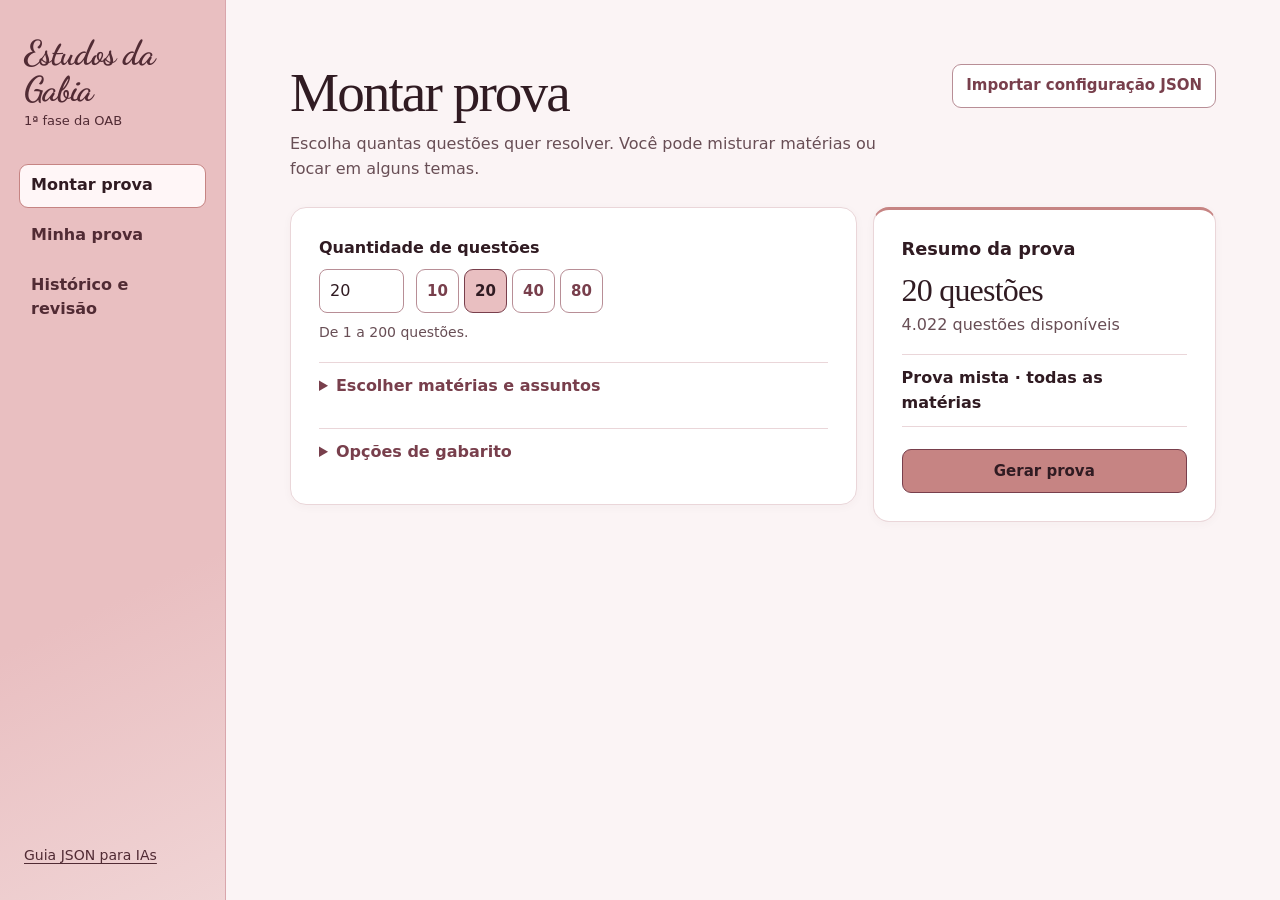
<file: docs/index.html>
<!doctype html>
<html lang="pt-BR">
<head>
  <meta charset="utf-8">
  <meta name="viewport" content="width=device-width, initial-scale=1">
  <meta name="robots" content="noindex, nofollow">
  <meta name="theme-color" content="#E9BFC1">
  <title>Estudos da Gabia</title>
  <link rel="stylesheet" href="./style.css?v=5">
  <script defer src="./banco.js"></script>
  <script defer src="./motor.js?v=5"></script>
  <script defer src="./app.js?v=5"></script>
</head>
<body>
  <div class="layout">
    <aside class="sidebar">
      <div class="brand">
        <span class="brand-name">Estudos da Gabia</span>
        <small>1ª fase da OAB</small>
      </div>
      <nav aria-label="Seções">
        <button type="button" data-tab="build" aria-current="page">Montar prova</button>
        <button type="button" data-tab="quiz">Minha prova</button>
        <button type="button" data-tab="history">Histórico e revisão</button>
      </nav>
      <a class="guide-link" href="./guia-json.html">Guia JSON para IAs</a>
    </aside>
    <div class="workspace">
      <div id="notice" class="notice" role="status" hidden></div>
      <main id="main">
        <header class="page-header"><h1>Montar prova</h1></header>
        <p class="muted">Carregando as questões…</p>
        <noscript><p>Ative o JavaScript do navegador para usar o simulador.</p></noscript>
      </main>
    </div>
    <input id="config-file" type="file" accept=".json,application/json" hidden>
  </div>
  <dialog id="confirmacao" aria-labelledby="confirmacao-titulo" aria-describedby="confirmacao-texto">
    <form method="dialog">
      <h2 id="confirmacao-titulo"></h2>
      <p id="confirmacao-texto">As respostas já confirmadas ficam no histórico.</p>
      <div class="actions">
        <button type="submit" class="button" value="cancelar" autofocus>Cancelar</button>
        <button type="submit" class="button primary" value="confirmar" id="confirmacao-acao"></button>
      </div>
    </form>
  </dialog>
  <div id="printout"></div>
</body>
</html>
</file>
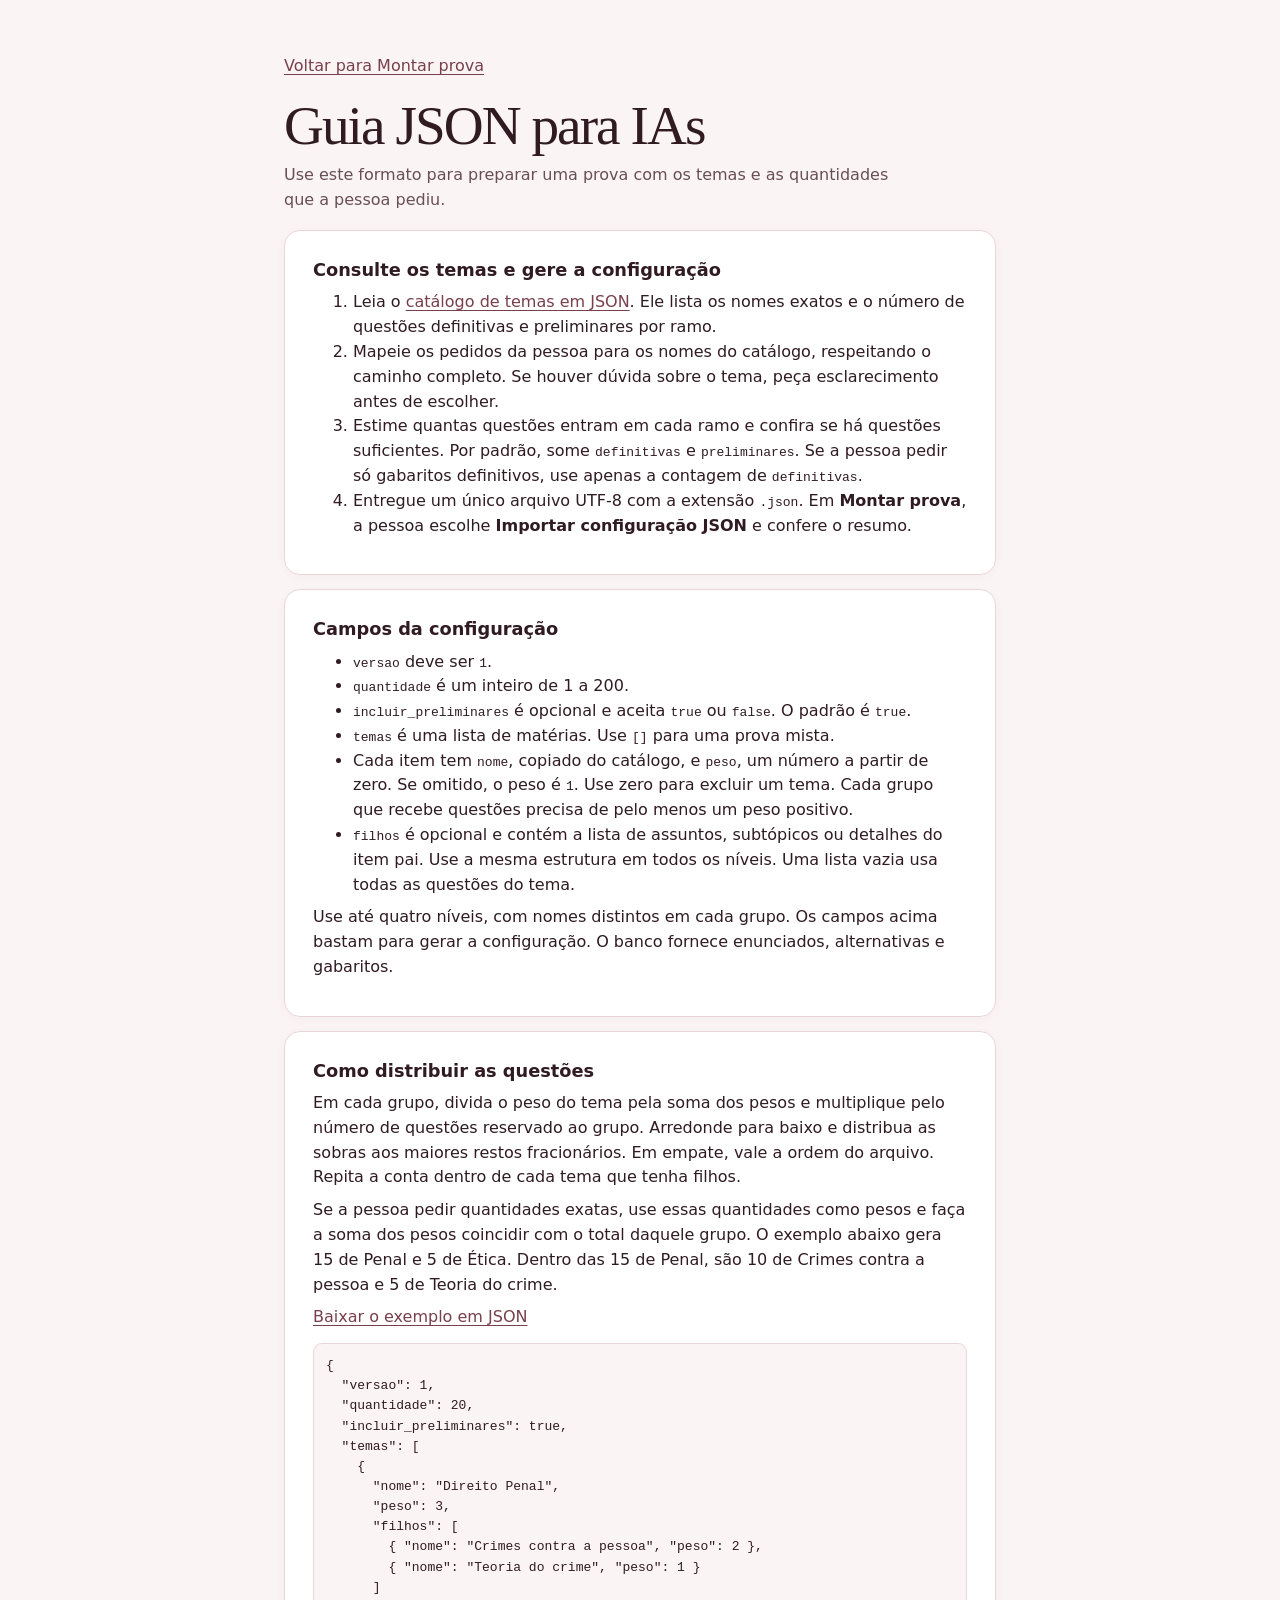
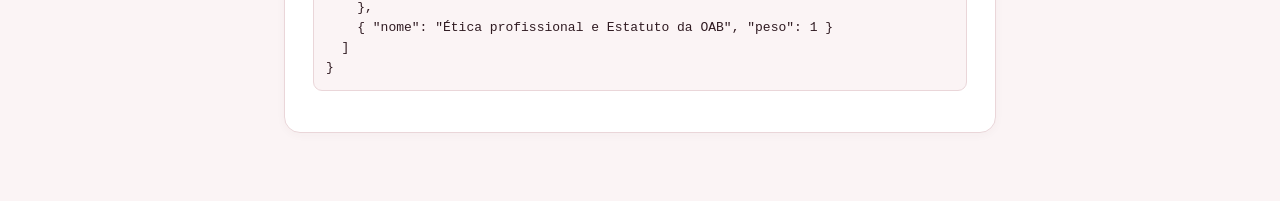
<file: docs/guia-json.html>
<!doctype html>
<html lang="pt-BR">
<head>
  <meta charset="utf-8">
  <meta name="viewport" content="width=device-width, initial-scale=1">
  <meta name="robots" content="noindex, nofollow">
  <title>Guia JSON para IAs | Estudos da Gabia</title>
  <link rel="stylesheet" href="./style.css?v=5">
</head>
<body>
  <main class="guide">
    <a href="./index.html">Voltar para Montar prova</a>
    <header>
      <h1>Guia JSON para IAs</h1>
      <p class="description">Use este formato para preparar uma prova com os temas e as quantidades que a pessoa pediu.</p>
    </header>
    <section class="card">
      <h2>Consulte os temas e gere a configuração</h2>
      <ol>
        <li>Leia o <a href="./temas.json">catálogo de temas em JSON</a>. Ele lista os nomes exatos e o número de questões definitivas e preliminares por ramo.</li>
        <li>Mapeie os pedidos da pessoa para os nomes do catálogo, respeitando o caminho completo. Se houver dúvida sobre o tema, peça esclarecimento antes de escolher.</li>
        <li>Estime quantas questões entram em cada ramo e confira se há questões suficientes. Por padrão, some <code>definitivas</code> e <code>preliminares</code>. Se a pessoa pedir só gabaritos definitivos, use apenas a contagem de <code>definitivas</code>.</li>
        <li>Entregue um único arquivo UTF-8 com a extensão <code>.json</code>. Em <strong>Montar prova</strong>, a pessoa escolhe <strong>Importar configuração JSON</strong> e confere o resumo.</li>
      </ol>
    </section>
    <section class="card">
      <h2>Campos da configuração</h2>
      <ul>
        <li><code>versao</code> deve ser <code>1</code>.</li>
        <li><code>quantidade</code> é um inteiro de 1 a 200.</li>
        <li><code>incluir_preliminares</code> é opcional e aceita <code>true</code> ou <code>false</code>. O padrão é <code>true</code>.</li>
        <li><code>temas</code> é uma lista de matérias. Use <code>[]</code> para uma prova mista.</li>
        <li>Cada item tem <code>nome</code>, copiado do catálogo, e <code>peso</code>, um número a partir de zero. Se omitido, o peso é <code>1</code>. Use zero para excluir um tema. Cada grupo que recebe questões precisa de pelo menos um peso positivo.</li>
        <li><code>filhos</code> é opcional e contém a lista de assuntos, subtópicos ou detalhes do item pai. Use a mesma estrutura em todos os níveis. Uma lista vazia usa todas as questões do tema.</li>
      </ul>
      <p>Use até quatro níveis, com nomes distintos em cada grupo. Os campos acima bastam para gerar a configuração. O banco fornece enunciados, alternativas e gabaritos.</p>
    </section>
    <section class="card">
      <h2>Como distribuir as questões</h2>
      <p>Em cada grupo, divida o peso do tema pela soma dos pesos e multiplique pelo número de questões reservado ao grupo. Arredonde para baixo e distribua as sobras aos maiores restos fracionários. Em empate, vale a ordem do arquivo. Repita a conta dentro de cada tema que tenha filhos.</p>
      <p>Se a pessoa pedir quantidades exatas, use essas quantidades como pesos e faça a soma dos pesos coincidir com o total daquele grupo. O exemplo abaixo gera 15 de Penal e 5 de Ética. Dentro das 15 de Penal, são 10 de Crimes contra a pessoa e 5 de Teoria do crime.</p>
      <p><a href="./exemplo-prova.json" download>Baixar o exemplo em JSON</a></p>
      <pre><code>{
  "versao": 1,
  "quantidade": 20,
  "incluir_preliminares": true,
  "temas": [
    {
      "nome": "Direito Penal",
      "peso": 3,
      "filhos": [
        { "nome": "Crimes contra a pessoa", "peso": 2 },
        { "nome": "Teoria do crime", "peso": 1 }
      ]
    },
    { "nome": "Ética profissional e Estatuto da OAB", "peso": 1 }
  ]
}</code></pre>
    </section>
  </main>
</body>
</html>
</file>
<file: docs/style.css>
@font-face {
    font-family: "Dancing Script";
    src: url("./dancing-script-700.woff2") format("woff2");
    font-style: normal;
    font-weight: 700;
    font-display: swap;
}

:root {
    color-scheme: light;
    --pink: #E9BFC1;
    --rose: #C68483;
    --ink: #301b22;
    --muted: #684e55;
    --accent: #783f4c;
    --accent-dark: #512b34;
    --pale: #fae9eb;
    --surface: #fbf4f5;
    --line: #ead6d9;
    --white: #fff;
    --field-border: #b88e96;
    --danger: #842d39;
    --danger-bg: #fce8e9;
    --success: #245139;
    --success-bg: #e5f1e8;
    --script: "Dancing Script", "Segoe Script", "Apple Chancery", cursive;
    --radius: 16px;
    font: 100%/1.55 system-ui, sans-serif;
}

* { box-sizing: border-box; }
[hidden] { display: none !important; }
body { margin: 0; background: var(--surface); color: var(--ink); }
button, input, select { font: inherit; }
button, summary, label:has(input:is([type=checkbox], [type=radio])) { cursor: pointer; }
button:disabled { cursor: default; }
a { color: var(--accent); text-underline-offset: .18em; }
:focus-visible { outline: 3px solid var(--accent); outline-offset: 3px; }
[tabindex="-1"]:focus { outline: none; }
h1, h2, p, ul { margin: 0; }
h2 { font-size: 1.11rem; line-height: 1.3; }
h1 {
    font: clamp(2.35rem, 5vw, 3.45rem)/1.05 Georgia, serif;
    letter-spacing: -.035em;
    text-wrap: balance;
}
.muted, .description, .hint, .topic-count { color: var(--muted); }
.hint, .topic-count { font-size: .875rem; }
.sr-only {
    position: absolute;
    width: 1px;
    height: 1px;
    padding: 0;
    overflow: hidden;
    clip-path: inset(50%);
    white-space: nowrap;
}

.layout {
    min-height: 100vh;
    display: grid;
    grid-template-columns: 226px minmax(0, 1fr);
}
.sidebar {
    position: sticky;
    inset-block-start: 0;
    align-self: start;
    min-block-size: 100vh;
    padding: 35px 19px 24px;
    display: flex;
    flex-direction: column;
    gap: 34px;
    background: linear-gradient(155deg, var(--pink) 65%, #f0d4d5);
    border-inline-end: 1px solid #d9a6ac;
    color: var(--ink);
}
.brand {
    line-height: 1.25;
    padding-inline: 5px;
}
.brand-name {
    display: block;
    color: var(--accent-dark);
    font: 700 2.15rem/1.05 var(--script);
    letter-spacing: -.02em;
}
.brand small { display: block; color: var(--accent-dark); margin-top: 6px; font-size: .8125rem; }
nav { display: grid; gap: 6px; }
nav button {
    width: 100%;
    min-height: 44px;
    background: transparent;
    color: var(--accent-dark);
    border: 1px solid transparent;
    border-radius: 9px;
    padding: 8px 11px;
    text-align: start;
    font-weight: 620;
}
nav button:hover { background: #f4dadc; }
nav button[aria-current="page"] { background: #fff6f7; border-color: var(--rose); color: var(--ink); }
.guide-link {
    align-self: flex-start;
    margin: auto 5px 0;
    color: var(--accent-dark);
    font-size: .875rem;
    padding-block: 9px;
}
.workspace {
    width: min(100%, 1200px);
    min-width: 0;
    margin-inline: auto;
    padding: clamp(28px, 5vw, 64px) clamp(20px, 5vw, 66px);
}
.page-header {
    display: flex;
    align-items: flex-start;
    justify-content: space-between;
    flex-wrap: wrap;
    gap: 15px 24px;
    margin-bottom: 25px;
}
.description {
    max-inline-size: 62ch;
    margin-top: 10px;
    overflow-wrap: anywhere;
}
.actions { display: flex; align-items: center; flex-wrap: wrap; gap: 8px; }
.button {
    display: inline-flex;
    align-items: center;
    justify-content: center;
    min-height: 44px;
    padding: 8px 13px;
    border: 1px solid var(--field-border);
    border-radius: 9px;
    background: var(--white);
    color: var(--accent);
    text-align: center;
    text-decoration: none;
    font-size: .9375rem;
    font-weight: 670;
}
.button:hover:not(:disabled) { border-color: var(--accent); background: var(--pale); }
.button.primary {
    background: var(--rose);
    color: var(--ink);
    border-color: var(--accent);
}
.button.primary:hover:not(:disabled) { background: #d39999; }
.button:disabled { opacity: .57; }
.button.quiet { border-color: transparent; background: transparent; }
.button.small { font-size: .875rem; }
.button.icon { width: 44px; min-width: 44px; padding: 0; font-size: 1.125rem; }
.card {
    min-width: 0;
    background: var(--white);
    border: 1px solid var(--line);
    border-radius: var(--radius);
    padding: clamp(17px, 3vw, 28px);
    box-shadow: 0 2px 10px #512b3409;
}
.notice, .resume {
    border: 1px solid #dfbec3;
    border-radius: 11px;
    background: var(--pale);
    padding: 12px 14px;
    margin-bottom: 18px;
}
.resume {
    display: flex;
    justify-content: space-between;
    align-items: center;
    flex-wrap: wrap;
    gap: 8px 16px;
    font-weight: 600;
}
.notice { color: var(--accent-dark); }
.empty { max-width: 680px; }
.empty p { margin: 9px 0 16px; }
dialog {
    width: min(420px, calc(100% - 28px));
    padding: 21px;
    border: 1px solid var(--line);
    border-radius: var(--radius);
    background: var(--white);
    color: var(--ink);
}
dialog::backdrop { background: #331d2459; }
dialog p { margin: 8px 0 15px; }
dialog .actions { justify-content: end; }

.builder {
    display: grid;
    grid-template-columns: minmax(0, 1.65fr) minmax(245px, 1fr);
    gap: 16px;
    align-items: start;
}
.quantity {
    display: grid;
    grid-template-columns: minmax(0, 85px) minmax(0, 1fr);
    align-items: center;
    gap: 9px 12px;
}
.quantity > :is(label, p) { grid-column: 1 / -1; }
.section-label { font-weight: 700; }
input:is([type=number]), select {
    width: 100%;
    min-width: 0;
    min-height: 44px;
    border: 1px solid var(--field-border);
    border-radius: 8px;
    background-color: var(--white);
    color: var(--ink);
    padding: 8px 10px;
}
input[type=checkbox] { width: 19px; height: 19px; accent-color: var(--accent); flex-shrink: 0; }
select {
    appearance: none;
    padding-right: 27px;
    background-image: linear-gradient(45deg, transparent 50%, var(--muted) 50%),
        linear-gradient(135deg, var(--muted) 50%, transparent 50%);
    background-position: right 15px center, right 10px center;
    background-size: 5px 5px;
    background-repeat: no-repeat;
}
.presets { display: flex; flex-wrap: wrap; gap: 5px; }
.preset { min-width: 43px; padding-inline: 9px; }
.preset[aria-pressed="true"] { background: var(--pink); border-color: var(--accent); color: var(--ink); }
.disclosure > summary {
    min-height: 44px;
    padding-block: 11px;
    color: var(--accent);
    font-weight: 700;
}
.configuration > .disclosure { border-top: 1px solid var(--line); margin-top: 18px; }
.disclosure > .hint { margin: 1px 0 12px; max-width: 49ch; }
.check { display: flex; align-items: center; gap: 8px; margin: 2px 0 6px; font-weight: 600; }
.topic {
    padding: 11px 12px;
    border: 1px solid var(--line);
    border-radius: 10px;
    margin-bottom: 8px;
}
.topic-fields {
    min-width: 0;
    display: grid;
    grid-template-columns: minmax(0, 1fr) 4.3rem 44px;
    align-items: end;
    gap: 6px;
}
.topic-fields label { min-width: 0; font-size: .875rem; font-weight: 650; }
.topic-fields :is(select, input) { display: block; margin-top: 3px; }
.topic-count { margin-top: 5px; }
.topic-count:empty, .inline-error:empty { display: none; }
.inline-error {
    border-radius: 8px;
    background: var(--danger-bg);
    color: var(--danger);
    padding: 8px 10px;
    margin-top: 8px;
    font-size: .875rem;
}
.remove { border-color: var(--line); }
.nested {
    border-inline-start: 2px solid var(--line);
    margin-top: 7px;
    padding-inline-start: 7px;
}
.nested > summary { font-size: .875rem; }
.plan-total {
    display: block;
    font: 2rem/1.2 Georgia, serif;
    letter-spacing: -.025em;
    margin: 10px 0 4px;
}
.plan { border-top: 3px solid var(--rose); }
.plan-rows {
    margin: 16px 0;
    border-block: 1px solid var(--line);
    padding: 11px 0;
    overflow-wrap: anywhere;
}
.mixed { font-weight: 620; }
.breakdown { list-style: none; padding: 0; }
.breakdown .breakdown { margin-left: 5px; padding-left: 10px; border-inline-start: 1px solid var(--line); }
.breakdown-row { display: flex; justify-content: space-between; gap: 8px; padding-block: 3px; }
.breakdown-row strong { color: var(--accent); font-variant-numeric: tabular-nums; }
.breakdown .breakdown-row { font-size: .9375rem; }
.plan > .button { width: 100%; margin-top: 6px; }

.quiz { max-width: 850px; }
.progress {
    display: flex;
    flex-wrap: wrap;
    align-items: center;
    gap: 7px 13px;
    margin-bottom: 12px;
}
progress {
    appearance: none;
    min-width: 0;
    border: 0;
    border-radius: 10px;
    background: #efdbdd;
    accent-color: var(--accent);
    height: 7px;
}
progress::-webkit-progress-bar { background: #efdbdd; border-radius: 10px; }
progress::-webkit-progress-value { background: var(--accent); border-radius: 10px; }
progress::-moz-progress-bar { background: var(--accent); border-radius: 10px; }
.progress progress { flex: 1 1 140px; }
.progress .hint { font-variant-numeric: tabular-nums; }
.reading { white-space: pre-line; overflow-wrap: anywhere; max-inline-size: 72ch; }
.stem { font-size: 1.0625rem; line-height: 1.65; margin-bottom: 20px; }
.answers { min-width: 0; margin: 0; padding: 0; border: 0; display: grid; gap: 9px; }
.option {
    display: grid;
    grid-template-columns: minmax(0, 1fr) auto;
    align-items: start;
    border: 1px solid var(--line);
    border-radius: 11px;
}
.option:hover:has(input:not(:disabled)) { border-color: var(--field-border); }
.answer {
    display: grid;
    grid-template-columns: 28px minmax(0, 1fr);
    gap: 11px;
    min-height: 54px;
    padding: 11px 6px 11px 12px;
    border-radius: 10px;
}
.answer:has(:focus-visible) { outline: 3px solid var(--accent); outline-offset: 1px; }
.answer-letter {
    display: grid;
    place-items: center;
    height: 28px;
    border: 1px solid var(--line);
    border-radius: 7px;
    background: var(--white);
    color: var(--accent);
    font-size: .875rem;
    font-weight: 720;
}
.answer-body { display: grid; align-content: start; gap: 5px; min-width: 0; }
.answer-status { font-size: .875rem; font-weight: 700; }
.answer-status:empty { display: none; }
.cut-button { margin: 5px; border-color: transparent; background: var(--pale); }
.cut-button[aria-pressed="true"] { border-color: var(--field-border); }
.cut-button:disabled { visibility: hidden; }
.option.selected { border-color: var(--accent); background: var(--pale); }
.option.selected .answer-letter { background: var(--accent); color: var(--white); border-color: var(--accent); }
.option.correct, .success { background: var(--success-bg); color: var(--success); }
.option.incorrect, .failure { background: var(--danger-bg); color: var(--danger); }
.option.correct { border-color: #86ab94; }
.option.incorrect { border-color: #d8a29b; }
.option.incorrect .answer-letter { color: var(--danger); }
.option.discarded:not(.correct, .incorrect) .answer-text { color: var(--muted); text-decoration: line-through; }
.question > .button { margin-top: 16px; }
.question-nav { margin-top: 16px; }
.feedback { padding: 15px; margin-top: 17px; border-radius: 11px; }
.feedback p { margin: 5px 0; }

.metrics { display: grid; grid-template-columns: repeat(4, minmax(0, 1fr)); gap: 9px; }
.metric { padding: clamp(11px, 2vw, 18px); }
.metric span { display: block; font-size: .875rem; }
.metric strong { font-size: 1.55rem; font-variant-numeric: tabular-nums; }
.review {
    display: flex;
    align-items: center;
    justify-content: space-between;
    flex-wrap: wrap;
    gap: 10px 20px;
    margin-block: 14px;
    background: var(--pale);
}
.review p { margin-top: 4px; }
.outcome {
    background: var(--pale);
    margin-bottom: 14px;
}
.outcome h2 {
    font: clamp(1.6rem, 4vw, 2.4rem)/1.1 Georgia, serif;
    letter-spacing: -.025em;
    margin-bottom: 15px;
}
.report + .report { margin-top: 14px; }
.report + .metrics { margin-top: 14px; }
.saved-exam {
    display: flex;
    align-items: center;
    justify-content: space-between;
    flex-wrap: wrap;
    gap: 8px 14px;
    border-top: 1px solid var(--line);
    margin-top: 10px;
    padding-top: 10px;
}
.scores, .attempts { list-style: none; padding: 0; margin-top: 6px; }
.scores li, .attempts li {
    display: grid;
    grid-template-columns: minmax(0, 1fr) auto;
    align-items: center;
    gap: 5px 10px;
    border-bottom: 1px solid var(--line);
    padding: 9px 0;
    overflow-wrap: anywhere;
}
.scores li:last-child, .attempts li:last-child { border: 0; }
.scores progress { width: 100%; grid-column: 1 / -1; }
.attempts li > div > strong, .attempts .hint { display: block; }
.attempt-meta { text-align: end; }
.badge { display: inline-block; border-radius: 6px; padding: 2px 6px; font-size: .8125rem; font-weight: 690; }

.guide { width: min(100%, 820px); margin-inline: auto; padding: clamp(20px, 5vw, 54px); }
.guide > header { margin-block: 18px; }
.guide .card { margin-block: 14px; }
.guide :is(p, ul, ol) { margin-block: 8px; }
.guide pre { background: var(--surface); border: 1px solid var(--line); border-radius: 9px; padding: 12px; overflow: auto; }
.guide code { overflow-wrap: anywhere; }
#printout { display: none; }

@media (max-width: 1010px) {
    .layout { grid-template-columns: 190px minmax(0, 1fr); }
    .brand-name { font-size: 1.85rem; }
    .workspace { padding-inline: clamp(18px, 4vw, 34px); }
}
@media (max-width: 800px) {
    .layout { grid-template-columns: minmax(0, 1fr); }
    .sidebar { position: static; min-block-size: 0; padding: 12px 15px; gap: 9px; border-inline-end: 0; }
    .brand { padding-inline: 0; }
    nav { grid-template-columns: repeat(3, minmax(0, 1fr)); }
    nav button { text-align: center; font-size: .875rem; padding-inline: 5px; }
    .guide-link { margin: 0; padding: 4px 0; }
    .workspace { padding: 25px 16px 36px; }
}
@media (max-width: 610px) {
    .builder { grid-template-columns: minmax(0, 1fr); }
    .metrics { grid-template-columns: repeat(2, minmax(0, 1fr)); }
    .question > .button, .empty > .button { width: 100%; }
}
@media (max-width: 390px) {
    .workspace { padding-inline: 11px; }
    .card { padding: 13px; }
    .topic { padding: 8px; }
    .nested .topic { padding-inline: 0; border-inline: 0; }
    .topic-fields { grid-template-columns: minmax(0, 1fr) 3.5rem 44px; }
    .answer { grid-template-columns: 24px minmax(0, 1fr); gap: 7px; padding-left: 8px; }
    .answer-letter { height: 24px; }
    .quantity { grid-template-columns: minmax(0, 70px) minmax(0, 1fr); gap: 8px; }
}

@page {
    size: A4;
    margin: 16mm 17mm 18mm;
    @bottom-right {
        content: counter(page) " / " counter(pages);
        color: #555;
        font: 9pt system-ui, sans-serif;
    }
}
@media print {
    body.print-ready { background: white; color: #151515; }
    body.print-ready .layout { display: none; }
    body.print-ready dialog { display: none; }
    body.print-ready #printout { display: block; font: 11pt/1.4 system-ui, sans-serif; }
    #printout .reading { max-width: none; }
    .print-header { border-bottom: 1pt solid #a0a0a0; padding-bottom: 10pt; margin-bottom: 15pt; }
    .print-header h1 { font: 700 28pt/1.1 var(--script); margin: 3pt 0; }
    .print-fields { margin-top: 8pt; white-space: pre-wrap; }
    .print-question {
        margin-top: 12pt;
        padding-top: 8pt;
        border-top: .5pt solid #aaa;
    }
    .print-header + .print-question { border-top: 0; padding-top: 0; }
    .print-question h2 { font-size: 12pt; margin-bottom: 5pt; break-after: avoid; }
    .print-prompt { break-after: avoid; }
    #printout .reading { orphans: 2; widows: 2; }
    .print-question ol { list-style: upper-alpha; margin: 7pt 0 0; padding-left: 20pt; }
    .print-question li { margin-bottom: 4pt; padding-left: 2pt; break-inside: avoid; }
    .print-summary { border: .8pt solid #999; padding: 9pt 12pt; break-inside: avoid; }
    .print-summary p { margin-top: 4pt; }
    .print-summary h3 { font-size: 11pt; margin: 6pt 0 0; }
    .print-summary ul { padding-inline-start: 16pt; }
    .print-status { margin: 0 0 6pt; font-weight: 700; }
    .print-marked { border-left: 1pt solid #555; padding-left: 5pt !important; }
}
</file>
